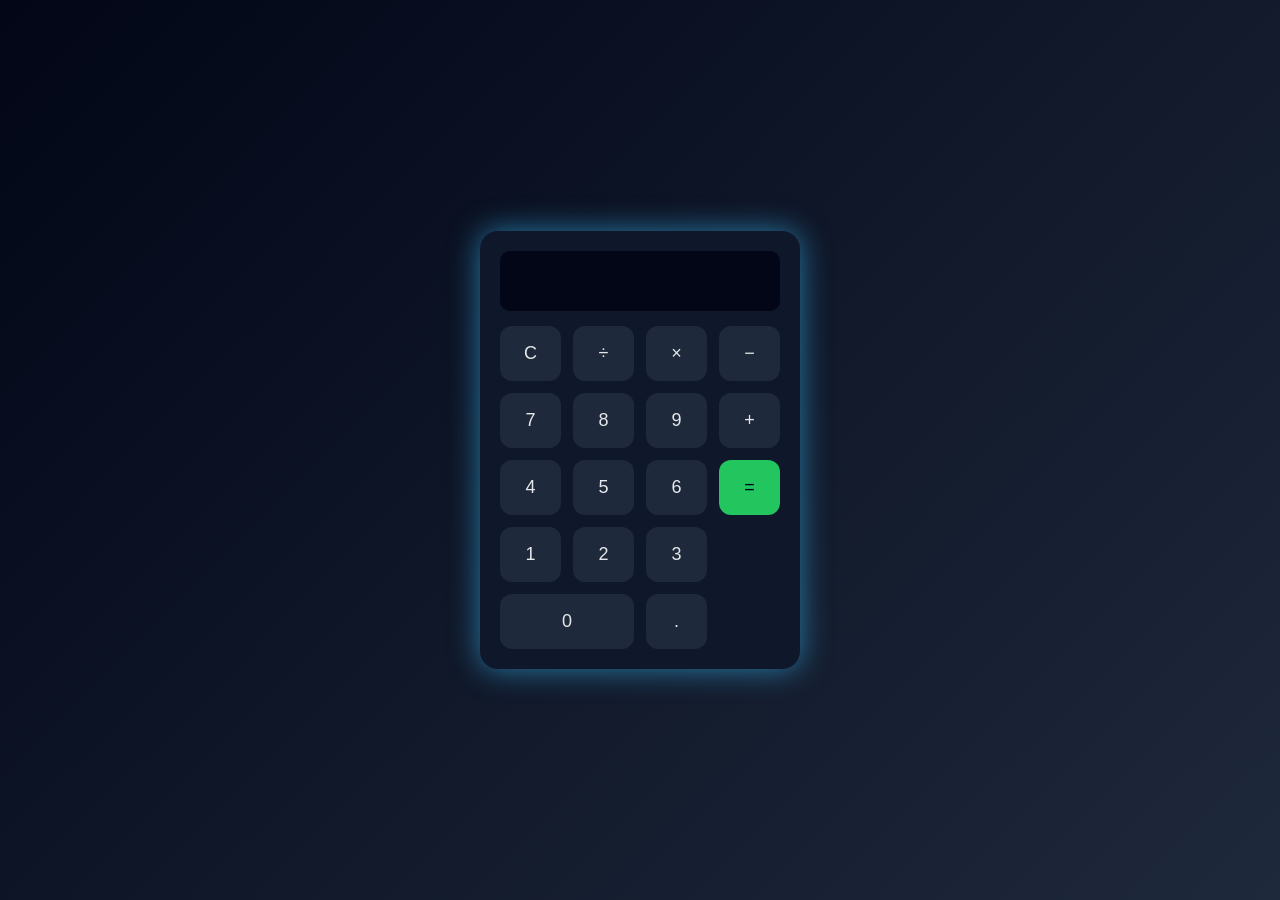
<file: Calculator/index.html>
<!DOCTYPE html>
<html lang="en">
<head>
    <meta charset="UTF-8">
    <title>Animated Calculator</title>
    <link rel="stylesheet" href="style.css">
</head>
<body>

<div class="calculator">
    <input type="text" id="display" disabled>

    <div class="buttons">
        <button onclick="clearDisplay()">C</button>
        <button onclick="appendValue('/')">÷</button>
        <button onclick="appendValue('*')">×</button>
        <button onclick="appendValue('-')">−</button>

        <button onclick="appendValue('7')">7</button>
        <button onclick="appendValue('8')">8</button>
        <button onclick="appendValue('9')">9</button>
        <button onclick="appendValue('+')">+</button>

        <button onclick="appendValue('4')">4</button>
        <button onclick="appendValue('5')">5</button>
        <button onclick="appendValue('6')">6</button>
        <button onclick="calculate()" class="equal">=</button>

        <button onclick="appendValue('1')">1</button>
        <button onclick="appendValue('2')">2</button>
        <button onclick="appendValue('3')">3</button>

        <button onclick="appendValue('0')" class="zero">0</button>
        <button onclick="appendValue('.')">.</button>
    </div>
</div>

<script src="script.js"></script>
</body>
</html>
</file>
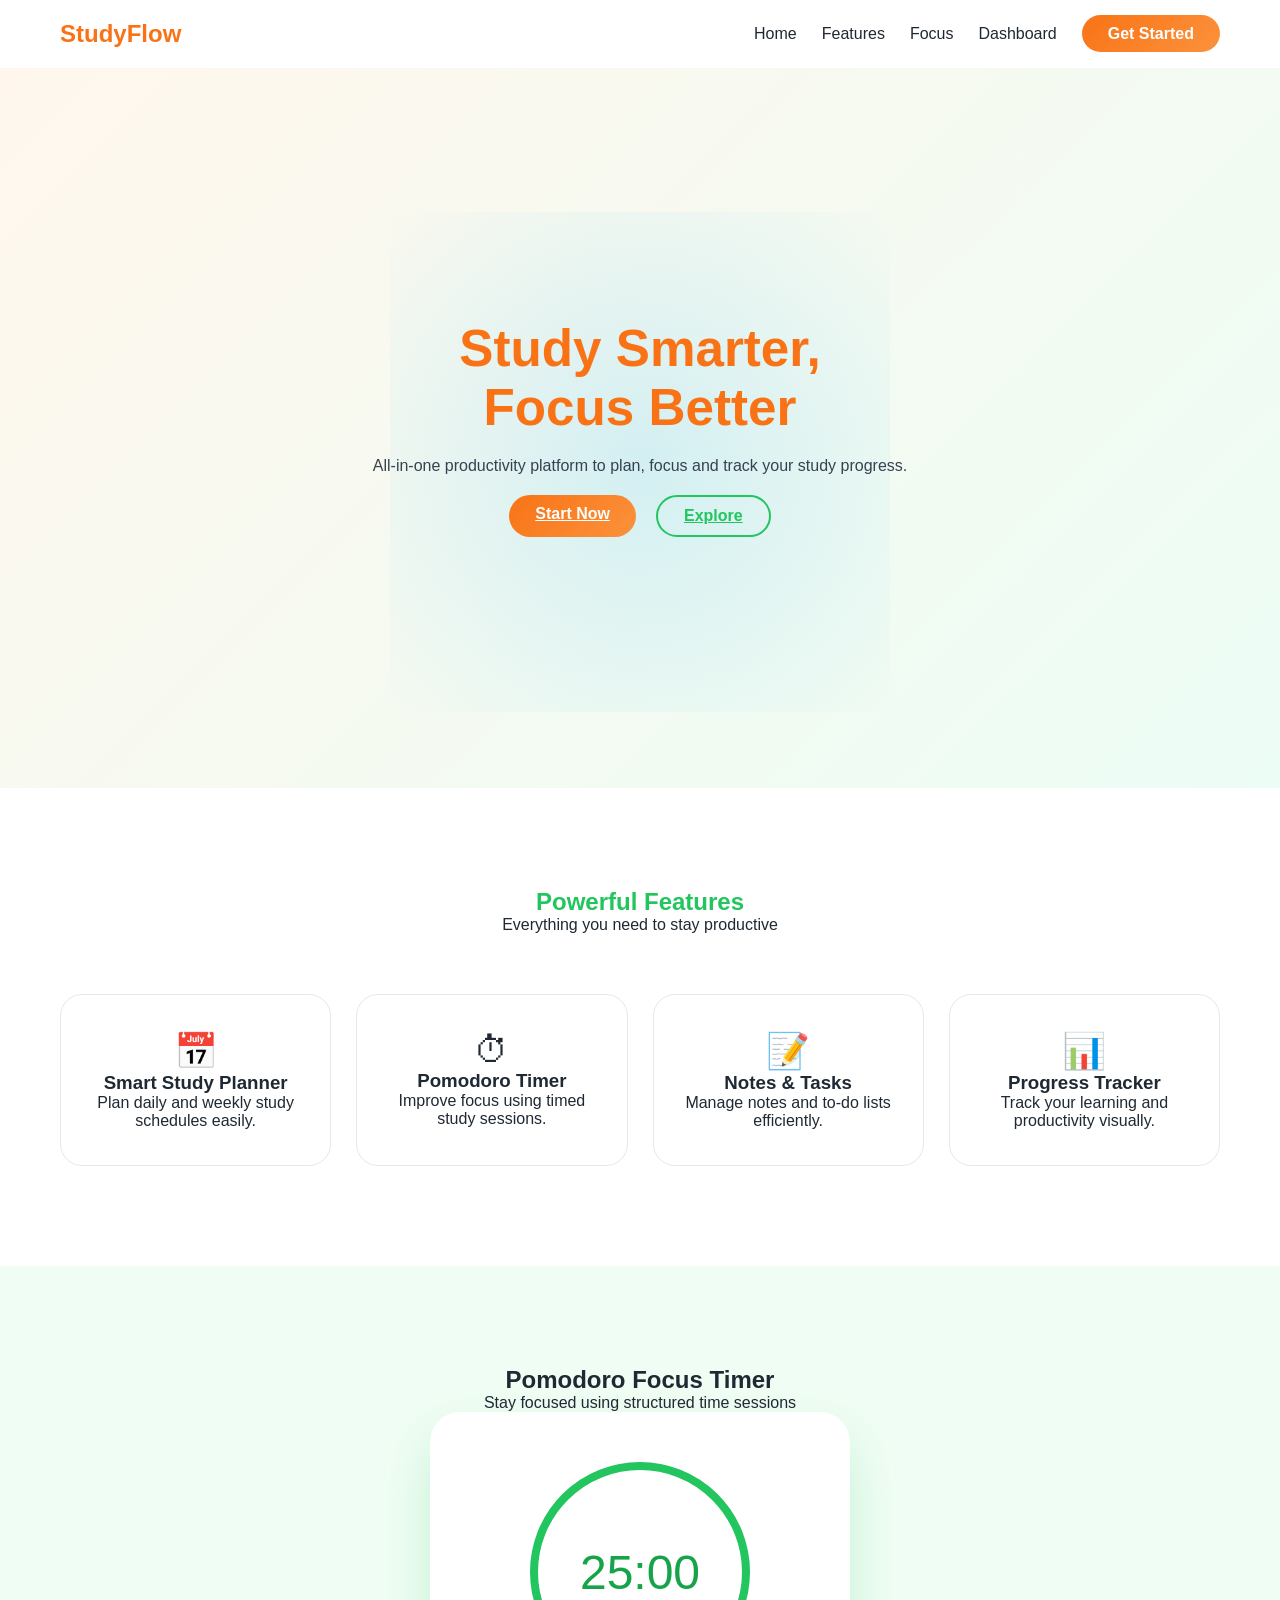
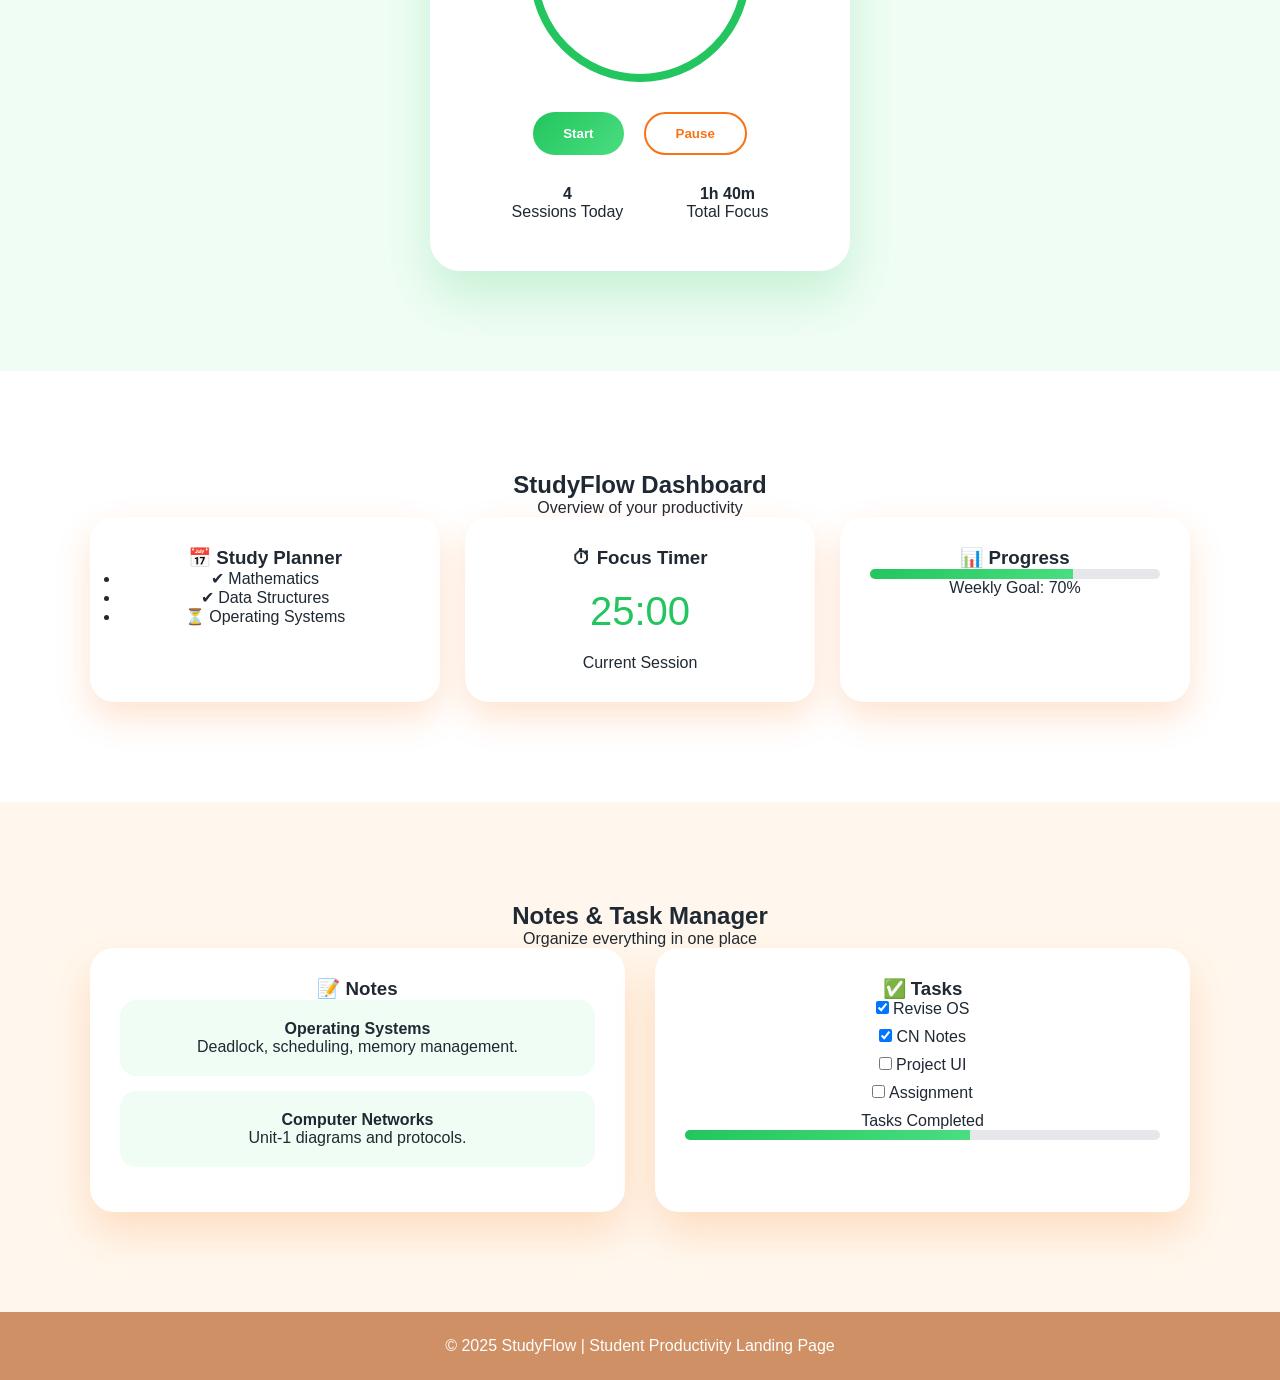
<file: Landing-Page/index.html>
<!DOCTYPE html>
<html lang="en">
<head>
  <meta charset="UTF-8">
  <title>StudyFlow – Student Productivity App</title>
  <link rel="stylesheet" href="style.css">
</head>
<body>

<!-- NAVBAR -->
<nav>
  <h2>StudyFlow</h2>
  <ul>
    <li><a href="#">Home</a></li>
    <li><a href="#features">Features</a></li>
    <li><a href="#pomodoro">Focus</a></li>
    <li><a href="#dashboard">Dashboard</a></li>
    <li><a href="#" class="btn">Get Started</a></li>
  </ul>
</nav>

<!-- HERO -->
<section class="hero">
  <div class="hero-text">
    <h1>Study Smarter,<br>Focus Better</h1>
    <p>All-in-one productivity platform to plan, focus and track your study progress.</p>
    <div class="hero-btns">
      <a href="#" class="btn">Start Now</a>
      <a href="#" class="btn outline">Explore</a>
    </div>
  </div>
</section>

<!-- FEATURES -->
<section class="features" id="features">
  <h2>Powerful Features</h2>
  <p class="features-sub">Everything you need to stay productive</p>

  <div class="feature-grid">
    <div class="feature-card">
      <span class="icon">📅</span>
      <h3>Smart Study Planner</h3>
      <p>Plan daily and weekly study schedules easily.</p>
    </div>

    <div class="feature-card">
      <span class="icon">⏱</span>
      <h3>Pomodoro Timer</h3>
      <p>Improve focus using timed study sessions.</p>
    </div>

    <div class="feature-card">
      <span class="icon">📝</span>
      <h3>Notes & Tasks</h3>
      <p>Manage notes and to-do lists efficiently.</p>
    </div>

    <div class="feature-card">
      <span class="icon">📊</span>
      <h3>Progress Tracker</h3>
      <p>Track your learning and productivity visually.</p>
    </div>
  </div>
</section>

<!-- POMODORO -->
<section class="pomodoro" id="pomodoro">
  <h2>Pomodoro Focus Timer</h2>
  <p class="pomodoro-sub">Stay focused using structured time sessions</p>

  <div class="timer-box">
    <div class="timer-circle">
      <span>25:00</span>
    </div>

    <div class="timer-buttons">
      <button class="timer-btn start">Start</button>
      <button class="timer-btn pause">Pause</button>
    </div>

    <div class="timer-stats">
      <div class="stat">
        <h4>4</h4>
        <p>Sessions Today</p>
      </div>
      <div class="stat">
        <h4>1h 40m</h4>
        <p>Total Focus</p>
      </div>
    </div>
  </div>
</section>

<!-- DASHBOARD PREVIEW -->
<section class="dashboard-preview" id="dashboard">
  <h2>StudyFlow Dashboard</h2>
  <p class="dashboard-sub">Overview of your productivity</p>

  <div class="dashboard-grid">
    <div class="dash-card">
      <h3>📅 Study Planner</h3>
      <ul>
        <li>✔ Mathematics</li>
        <li>✔ Data Structures</li>
        <li>⏳ Operating Systems</li>
      </ul>
    </div>

    <div class="dash-card">
      <h3>⏱ Focus Timer</h3>
      <div class="mini-timer">25:00</div>
      <p>Current Session</p>
    </div>

    <div class="dash-card">
      <h3>📊 Progress</h3>
      <div class="progress-bar">
        <span></span>
      </div>
      <p>Weekly Goal: 70%</p>
    </div>
  </div>
</section>

<!-- NOTES & TASKS -->
<section class="notes-tasks">
  <h2>Notes & Task Manager</h2>
  <p class="notes-sub">Organize everything in one place</p>

  <div class="notes-grid">
    <div class="notes-box">
      <h3>📝 Notes</h3>
      <div class="note-card">
        <h4>Operating Systems</h4>
        <p>Deadlock, scheduling, memory management.</p>
      </div>
      <div class="note-card">
        <h4>Computer Networks</h4>
        <p>Unit-1 diagrams and protocols.</p>
      </div>
    </div>

    <div class="tasks-box">
      <h3>✅ Tasks</h3>
      <ul class="task-list">
        <li><input type="checkbox" checked> Revise OS</li>
        <li><input type="checkbox" checked> CN Notes</li>
        <li><input type="checkbox"> Project UI</li>
        <li><input type="checkbox"> Assignment</li>
      </ul>

      <div class="task-progress">
        <p>Tasks Completed</p>
        <div class="task-bar">
          <span></span>
        </div>
      </div>
    </div>
  </div>
</section>

<!-- FOOTER -->
<footer>
  <p>© 2025 StudyFlow | Student Productivity Landing Page</p>
</footer>

</body>
</html>
</file>
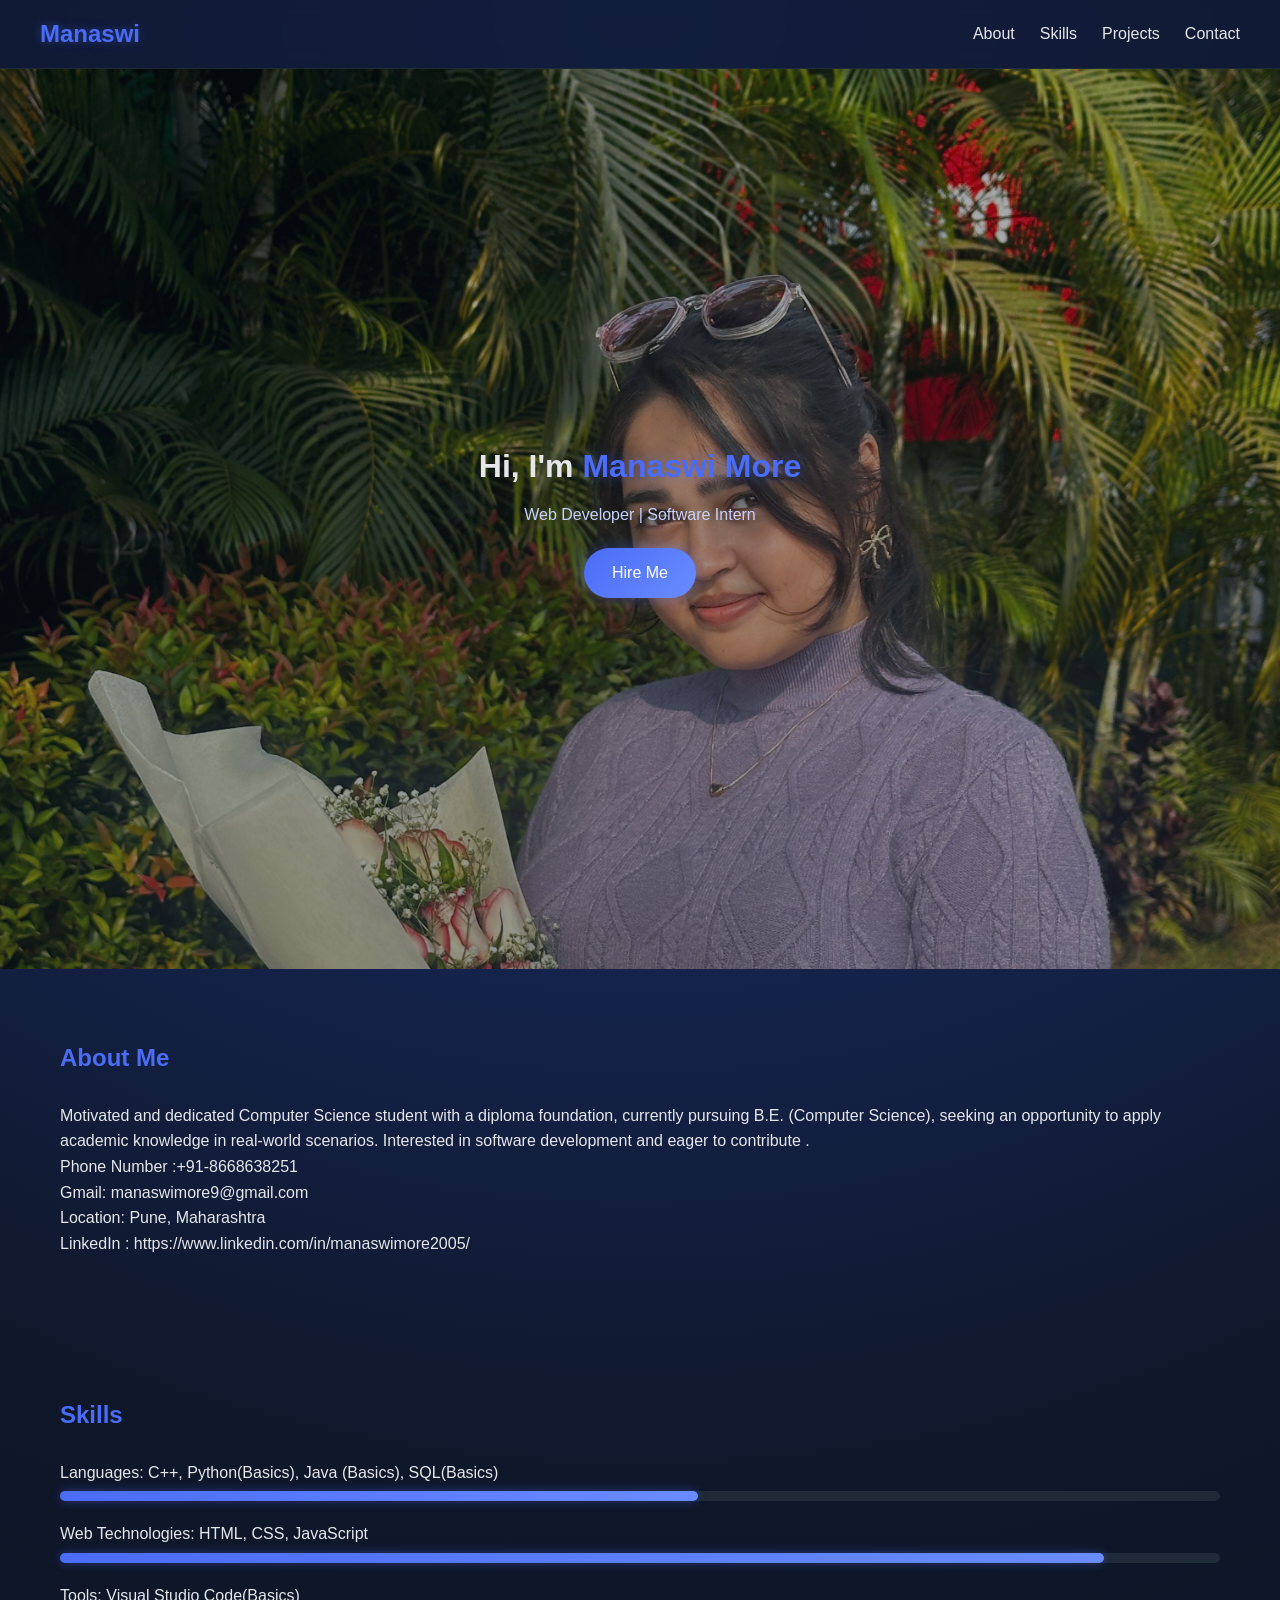
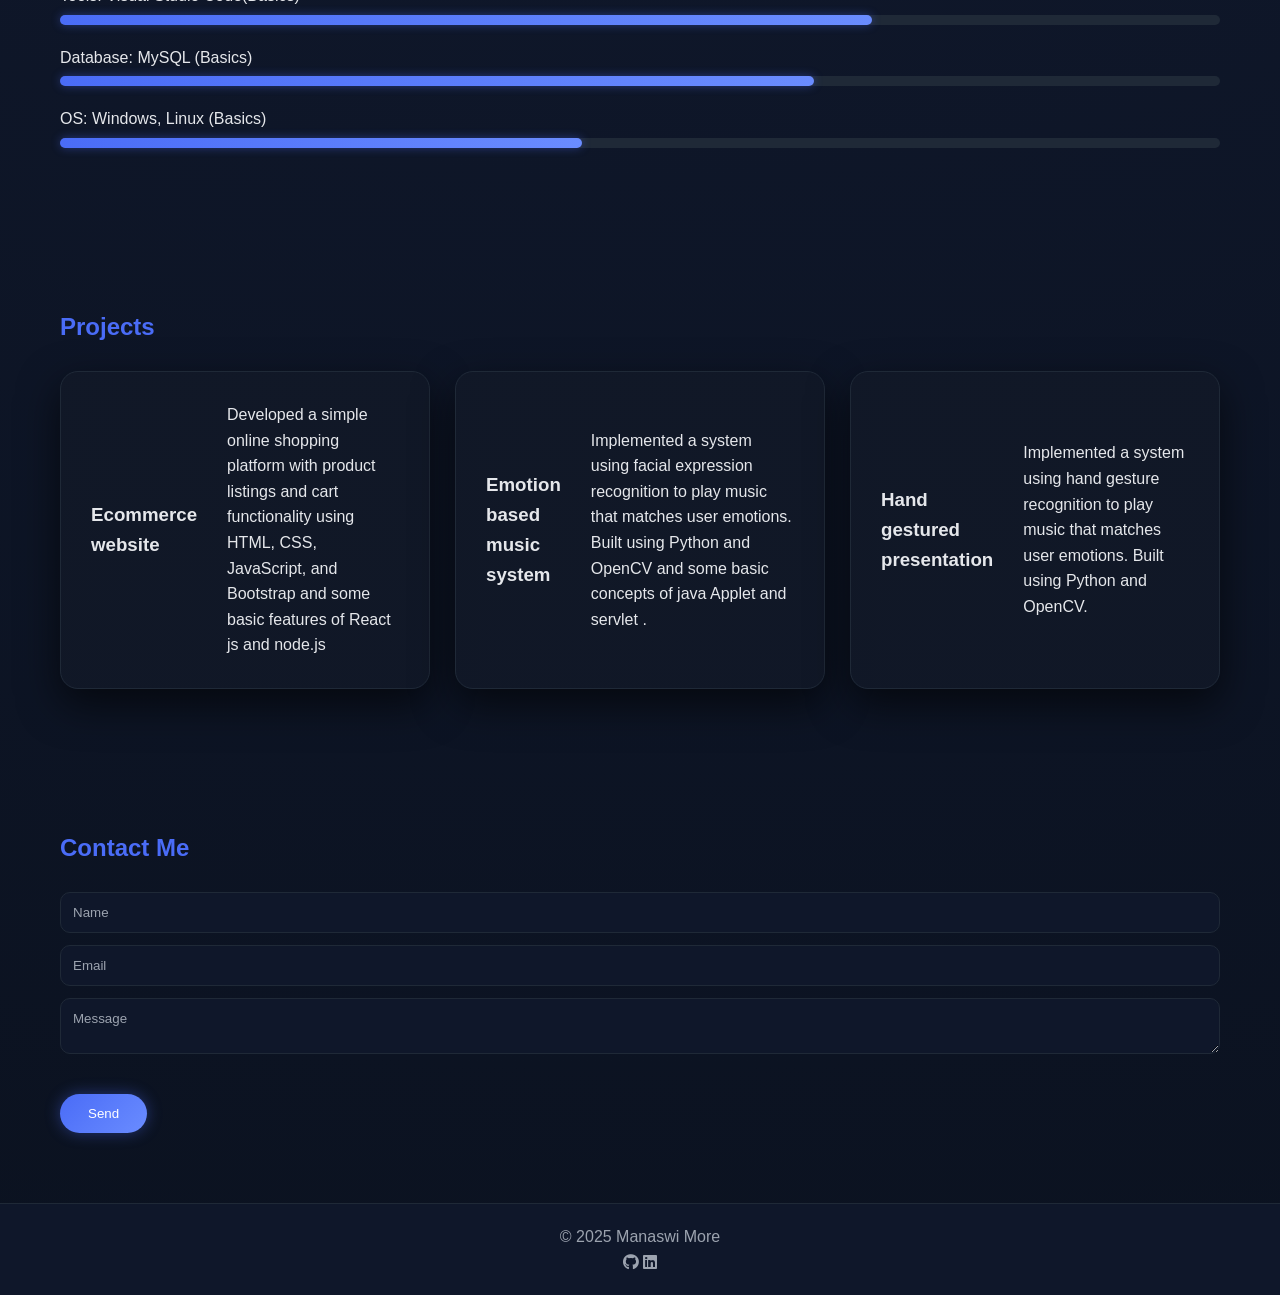
<file: Portfolio/index.html>
<!DOCTYPE html>
<html lang="en">
<head>
<meta charset="UTF-8">
<title>Manaswi | Portfolio</title>
<link rel="stylesheet" href="style.css">
<link rel="stylesheet"
href="https://cdnjs.cloudflare.com/ajax/libs/font-awesome/6.5.0/css/all.min.css">
</head>

<body>

<nav>
  <h2>Manaswi</h2>
  <ul>
    <li><a href="#about">About</a></li>
    <li><a href="#skills">Skills</a></li>
    <li><a href="#projects">Projects</a></li>
    <li><a href="#contact">Contact</a></li>
  </ul>
</nav>

<header class="hero">

  <!-- Background Image -->
  <img src="profile.jpg" alt="Manaswi More" class="hero-bg">

  <!-- Overlay Content -->
  <div class="hero-content">
    <h1>Hi, I'm <span>Manaswi More</span></h1>
    <p>Web Developer | Software Intern</p>
    <a href="#contact" class="btn">Hire Me</a>
  </div>

</header>


<section id="about" class="glass">
  <div>
    <h2>About Me</h2>
    <p>Motivated and dedicated Computer Science student with a diploma foundation, currently pursuing
B.E. (Computer Science), seeking an opportunity to apply academic knowledge in real-world
scenarios. Interested in software development and eager to contribute .
 <p>Phone Number :+91-8668638251</p>
 <p>Gmail: manaswimore9@gmail.com</p>
 <p>Location: Pune, Maharashtra</p>
 <p>LinkedIn : https://www.linkedin.com/in/manaswimore2005/</p>

  </div>
</section>

<section id="skills">
  <h2>Skills</h2>
  <div class="skill">
    Languages: C++, Python(Basics), Java (Basics), SQL(Basics)<div class="bar">
        <span style="width:55%"></span></div>
  </div>
  <div class="skill">
    Web Technologies: HTML, CSS, JavaScript
<div class="bar"><span style="width:90%"></span></div>
  </div>
  <div class="skill">
    Tools: Visual Studio Code(Basics)<div class="bar">
    <span style="width:70%"></span></div>
  </div>
  <div class="skill">
   Database: MySQL (Basics)
<div class="bar"><span style="width:65%"></span></div>
  </div>
  <div class="skill">
   OS: Windows, Linux (Basics)
<div class="bar"><span style="width:45%"></span></div>
  </div>
</section>

<section id="projects">
  <h2>Projects</h2>
  <div class="projects">
    <div class="card">
      <h3>Ecommerce website </h3>
      <p>Developed a simple online shopping platform with product listings and cart functionality using
         HTML, CSS, JavaScript, and Bootstrap and some basic features of React js and node.js</p>
    </div>
    <div class="card">
      <h3>Emotion based music system</h3>
      <p>Implemented a system using facial expression recognition to play music that matches user emotions. 
        Built using Python and OpenCV and some basic concepts of java Applet and servlet .</p>
    </div>
    <div class="card">
      <h3>Hand gestured presentation</h3>
      <p>Implemented a system using hand gesture recognition to play music that matches user emotions.
        Built using Python and OpenCV.</p>
    </div>
  </div>
</section>

<section id="contact" class="glass">
  <h2>Contact Me</h2>
  <input placeholder="Name">
  <input placeholder="Email">
  <textarea placeholder="Message"></textarea>
  <button class="btn">Send</button>
</section>

<footer>
  <p>© 2025 Manaswi More</p>
  <div class="icons">
    <i class="fab fa-github"></i>
    <i class="fab fa-linkedin"></i>
  </div>
</footer>

<script src="script.js"></script>
</body>
</html>
</file>
<file: Calculator/style.css>
* {
    margin: 0;
    padding: 0;
    box-sizing: border-box;
    font-family: "Segoe UI", sans-serif;
}

body {
    height: 100vh;
    background: linear-gradient(135deg, #020617, #1e293b);
    display: flex;
    justify-content: center;
    align-items: center;
}

/* Calculator Entrance Animation */
@keyframes slideFade {
    from {
        opacity: 0;
        transform: translateY(40px) scale(0.9);
    }
    to {
        opacity: 1;
        transform: translateY(0) scale(1);
    }
}

.calculator {
    background: #0f172a;
    padding: 20px;
    width: 320px;
    border-radius: 18px;
    box-shadow: 0 0 30px rgba(56,189,248,0.6);
    animation: slideFade 0.8s ease-out;
}

/* Display */
#display {
    width: 100%;
    height: 60px;
    margin-bottom: 15px;
    font-size: 26px;
    text-align: right;
    padding-right: 12px;
    border: none;
    border-radius: 10px;
    background: #020617;
    color: #38bdf8;
    outline: none;
    animation: glow 2.5s infinite;
}

/* Glow Animation */
@keyframes glow {
    0% { box-shadow: 0 0 6px #38bdf8; }
    50% { box-shadow: 0 0 22px #38bdf8; }
    100% { box-shadow: 0 0 6px #38bdf8; }
}

/* Buttons Grid */
.buttons {
    display: grid;
    grid-template-columns: repeat(4, 1fr);
    gap: 12px;
}

button {
    height: 55px;
    font-size: 18px;
    border: none;
    border-radius: 12px;
    background: #1e293b;
    color: #e5e7eb;
    cursor: pointer;
    transition: all 0.2s ease;
}

/* Hover + Click Animation */
button:hover {
    background: #38bdf8;
    color: #020617;
    transform: translateY(-3px);
    box-shadow: 0 6px 20px rgba(56,189,248,0.6);
}

button:active {
    transform: scale(0.95);
}

/* Equal Button Pulse */
@keyframes pulse {
    0% { transform: scale(1); }
    50% { transform: scale(1.06); }
    100% { transform: scale(1); }
}

.equal {
    grid-row: span 2;
    background: #22c55e;
    color: #020617;
    animation: pulse 1.8s infinite;
}

.zero {
    grid-column: span 2;
}

/* Error Shake */
@keyframes shake {
    0% { transform: translateX(0); }
    25% { transform: translateX(-5px); }
    50% { transform: translateX(5px); }
    75% { transform: translateX(-5px); }
    100% { transform: translateX(0); }
}

.error {
    animation: shake 0.4s;
    color: #ef4444;
}
</file>
<file: Landing-Page/style.css>
/* RESET */
* {
  margin: 0;
  padding: 0;
  box-sizing: border-box;
  font-family: 'Segoe UI', sans-serif;
}

/* BODY */
body {
  background: #ffffff;
  color: #1f2933;
}

/* NAVBAR */
nav {
  max-width: 1200px;
  margin: auto;
  padding: 20px;
  display: flex;
  justify-content: space-between;
  align-items: center;
}

nav h2 {
  color: #f97316; /* ORANGE */
}

nav ul {
  list-style: none;
  display: flex;
  gap: 25px;
}

nav a {
  text-decoration: none;
  color: #1f2933;
  font-weight: 500;
  transition: 0.3s;
}

nav a:hover {
  color: #22c55e; /* GREEN */
}

/* BUTTONS */
.btn {
  padding: 10px 26px;
  border-radius: 30px;
  background: linear-gradient(135deg, #f97316, #fb923c);
  color: white;
  font-weight: 600;
  transition: 0.3s;
}

.btn.outline {
  background: transparent;
  border: 2px solid #22c55e;
  color: #22c55e;
}

.btn:hover {
  transform: translateY(-3px);
  box-shadow: 0 10px 30px rgba(249, 115, 22, 0.4);
}

/* HERO */
.hero {
  height: 80vh;
  display: flex;
  align-items: center;
  justify-content: center;
  text-align: center;
  background: linear-gradient(135deg, #fff7ed, #ecfdf5);
  position: relative;
  overflow: hidden;
}

.hero::before {
  content: "";
  position: absolute;
  width: 520px;
  height: 520px;
  background: radial-gradient(circle, rgba(34,197,94,0.25), transparent);
  animation: floatGlow 6s ease-in-out infinite;
}

.hero-text {
  max-width: 600px;
  z-index: 1;
  animation: fadeUp 1.2s ease;
}

.hero h1 {
  font-size: 3.2rem;
  color: #f97316;
}

.hero p {
  margin: 20px 0;
  color: #374151;
}

.hero-btns {
  display: flex;
  justify-content: center;
  gap: 20px;
}

/* FEATURES */
.features {
  max-width: 1200px;
  margin: auto;
  padding: 100px 20px;
  text-align: center;
}

.features h2 {
  color: #22c55e;
}

.feature-grid {
  display: grid;
  grid-template-columns: repeat(4, 1fr);
  gap: 25px;
  margin-top: 60px;
}

.feature-card {
  background: #ffffff;
  padding: 35px 25px;
  border-radius: 22px;
  border: 1px solid #e5e7eb;
  transition: 0.4s;
}

.feature-card:hover {
  transform: translateY(-10px) scale(1.02);
  box-shadow: 0 20px 40px rgba(34,197,94,0.25);
}

.icon {
  font-size: 2.2rem;
}

/* POMODORO */
.pomodoro {
  background: #f0fdf4;
  padding: 100px 20px;
  text-align: center;
}

.timer-box {
  max-width: 420px;
  margin: auto;
  background: white;
  padding: 50px;
  border-radius: 30px;
  box-shadow: 0 25px 50px rgba(34,197,94,0.2);
}

.timer-circle {
  width: 220px;
  height: 220px;
  border-radius: 50%;
  border: 8px solid #22c55e;
  display: flex;
  align-items: center;
  justify-content: center;
  margin: 0 auto 30px;
  font-size: 3rem;
  color: #16a34a;
  animation: pulse 2s infinite;
}

.timer-buttons {
  display: flex;
  justify-content: center;
  gap: 20px;
}

.timer-btn {
  padding: 12px 30px;
  border-radius: 30px;
  border: none;
  cursor: pointer;
  font-weight: 600;
  transition: 0.3s;
}

.start {
  background: linear-gradient(135deg, #22c55e, #4ade80);
  color: white;
}

.pause {
  background: transparent;
  border: 2px solid #f97316;
  color: #f97316;
}

.timer-btn:hover {
  transform: scale(1.05);
  box-shadow: 0 10px 25px rgba(34,197,94,0.4);
}

.timer-stats {
  display: flex;
  justify-content: space-around;
  margin-top: 30px;
}

/* DASHBOARD */
.dashboard-preview {
  padding: 100px 20px;
  text-align: center;
}

.dashboard-grid {
  max-width: 1100px;
  margin: auto;
  display: grid;
  grid-template-columns: repeat(3, 1fr);
  gap: 25px;
}

.dash-card {
  background: white;
  padding: 30px;
  border-radius: 24px;
  box-shadow: 0 15px 35px rgba(249,115,22,0.2);
  transition: 0.3s;
}

.dash-card:hover {
  transform: translateY(-6px);
}

.mini-timer {
  font-size: 2.5rem;
  text-align: center;
  margin: 20px 0;
  color: #22c55e;
}

.progress-bar {
  height: 10px;
  background: #e5e7eb;
  border-radius: 10px;
  overflow: hidden;
}

.progress-bar span {
  display: block;
  height: 100%;
  width: 70%;
  background: linear-gradient(135deg, #22c55e, #4ade80);
  animation: loadBar 2s ease forwards;
}

/* NOTES & TASKS */
.notes-tasks {
  background: #fff7ed;
  padding: 100px 20px;
  text-align: center;
}

.notes-grid {
  max-width: 1100px;
  margin: auto;
  display: grid;
  grid-template-columns: 1fr 1fr;
  gap: 30px;
}

.notes-box,
.tasks-box {
  background: white;
  padding: 30px;
  border-radius: 24px;
  box-shadow: 0 20px 40px rgba(249,115,22,0.2);
}

.note-card {
  background: #f0fdf4;
  padding: 20px;
  border-radius: 16px;
  margin-bottom: 15px;
}

.task-list {
  list-style: none;
}

.task-list li {
  margin-bottom: 10px;
}

.task-bar {
  height: 10px;
  background: #e5e7eb;
  border-radius: 10px;
  overflow: hidden;
}

.task-bar span {
  width: 60%;
  height: 100%;
  display: block;
  background: linear-gradient(135deg, #22c55e, #4ade80);
  animation: loadBar 2s ease forwards;
}

/* FOOTER */
footer {
  text-align: center;
  padding: 25px;
  background: #cf9065;
  color: white;
}

/* ANIMATIONS */
@keyframes fadeUp {
  from { opacity: 0; transform: translateY(30px); }
  to { opacity: 1; transform: translateY(0); }
}

@keyframes floatGlow {
  0% { transform: translateY(0); }
  50% { transform: translateY(-25px); }
  100% { transform: translateY(0); }
}

@keyframes pulse {
  0% { box-shadow: 0 0 0 0 rgba(34,197,94,0.6); }
  70% { box-shadow: 0 0 0 20px rgba(34,197,94,0); }
  100% { box-shadow: 0 0 0 0 rgba(34,197,94,0); }
}

@keyframes loadBar {
  from { width: 0; }
}

.feature-card,
.dash-card,
.note-card,
.notes-box,
.tasks-box {
  transition: transform 0.4s ease, box-shadow 0.4s ease;
}

.feature-card:hover,
.dash-card:hover,
.note-card:hover,
.notes-box:hover,
.tasks-box:hover {
  transform: translateY(-8px) scale(1.02);
  box-shadow: 0 0 40px rgba(56,189,248,0.45);
}

.hero::before {
  content: "";
  position: absolute;
  width: 500px;
  height: 500px;
  background: radial-gradient(circle, rgba(56,189,248,0.18), transparent);
  top: 20%;
  left: 50%;
  transform: translateX(-50%);
  animation: floatGlow 6s ease-in-out infinite;
  z-index: 0;
}

.hero {
  position: relative;
  overflow: hidden;
}

.hero-text {
  position: relative;
  z-index: 1;
}

@keyframes floatGlow {
  0% { transform: translate(-50%, 0); }
  50% { transform: translate(-50%, -25px); }
  100% { transform: translate(-50%, 0); }
}

.btn,
.timer-btn {
  transition: all 0.3s ease;
}

.btn:hover,
.timer-btn:hover {
  transform: translateY(-3px) scale(1.05);
  box-shadow: 0 0 30px rgba(56,189,248,0.8);
}

.timer-circle {
  animation: pulse 2s infinite;
}

@keyframes pulse {
  0% {
    box-shadow: 0 0 0 0 rgba(56,189,248,0.6);
  }
  70% {
    box-shadow: 0 0 0 20px rgba(56,189,248,0);
  }
  100% {
    box-shadow: 0 0 0 0 rgba(56,189,248,0);
  }
}

.progress-bar span,
.task-bar span {
  animation: loadBar 1.8s ease forwards;
}

@keyframes loadBar {
  from {
    width: 0;
  }
}

.features,
.pomodoro,
.dashboard-preview,
.notes-tasks {
  animation: fadeSection 1.2s ease both;
}

@keyframes fadeSection {
  from {
    opacity: 0;
    transform: translateY(40px);
  }
  to {
    opacity: 1;
    transform: translateY(0);
  }
}
</file>
<file: Portfolio/style.css>
/* =========================
   COLOR SYSTEM
========================= */
:root {
  --bg-dark: #0b1220;
  --bg-mid: #0f172a;
  --bg-blue: #1e3a8a;
  --primary: #4a6cf7;
  --card-bg: #111827;
  --text-light: #e5e7eb;
  --text-muted: #9ca3af;
  --border: #1f2937;
  --glow: rgba(74,108,247,0.4);
}

/* =========================
   GLOBAL
========================= */
* {
  margin: 0;
  padding: 0;
  box-sizing: border-box;
  font-family: "Segoe UI", Arial, sans-serif;
}

body {
  min-height: 100vh;
  background: radial-gradient(circle at top,
              var(--bg-blue),
              var(--bg-mid),
              var(--bg-dark));
  color: var(--text-light);
  line-height: 1.6;
}

/* =========================
   NAVBAR
========================= */
nav {
  background: rgba(15, 23, 42, 0.8);
  backdrop-filter: blur(10px);
  padding: 15px 40px;
  display: flex;
  justify-content: space-between;
  align-items: center;
  border-bottom: 1px solid var(--border);
  position: sticky;
  top: 0;
  z-index: 100;
}

nav h2 {
  color: var(--primary);
  text-shadow: 0 0 10px var(--glow);
}

nav ul {
  list-style: none;
  display: flex;
  gap: 25px;
}

nav a {
  text-decoration: none;
  color: var(--text-light);
  font-weight: 500;
}

nav a:hover {
  color: var(--primary);
}

/* =========================
   HEADER
========================= */
header {
  min-height: 90vh;
  display: flex;
  flex-direction: column;
  justify-content: center;
  align-items: center;
  text-align: center;
}

header h1 span {
  color: var(--primary);
  text-shadow: 0 0 15px var(--glow);
}

header p {
  color: var(--text-muted);
  margin-top: 10px;
}
/* HERO FULL SCREEN */
.hero {
  position: relative;
  height: 100vh;
  width: 100%;
  overflow: hidden;
}

/* FULL SCREEN IMAGE */
.hero-bg {
  position: absolute;
  inset: 0;
  width: 100%;
  height: 100%;
  object-fit: cover;
  z-index: 1;
}

/* LIGHT OVERLAY (NO BLUR) */
.hero::after {
  content: "";
  position: absolute;
  inset: 0;
  background: linear-gradient(
    rgba(11,18,32,0.35),
    rgba(15,23,42,0.45)
  );
  z-index: 2;
}

/* CONTENT ON TOP */
.hero-content {
  position: relative;
  z-index: 3;
  height: 100%;
  display: flex;
  flex-direction: column;
  justify-content: center;
  align-items: center;
  text-align: center;
  color: #e5e7eb;
}

/* TEXT STYLING */
.hero-content h1 span {
  color: var(--primary);
}

.hero-content p {
  color: #c7d2fe;
  margin-top: 10px;
}
/* TEXT HOVER EFFECT */
.hero-content h1,
.hero-content p {
  transition: transform 0.3s ease, text-shadow 0.3s ease;
}

/* Hover on whole hero-content */
.hero-content:hover h1 {
  transform: translateY(-4px);
  text-shadow: 0 0 12px rgba(74,108,247,0.6);
}

.hero-content:hover p {
  transform: translateY(2px);
  text-shadow: 0 0 10px rgba(74,108,247,0.4);
}


/* =========================
   BUTTONS
========================= */
.btn {
  background: linear-gradient(135deg, #4a6cf7, #6a8cff);
  color: white;
  padding: 12px 28px;
  border-radius: 30px;
  border: none;
  cursor: pointer;
  text-decoration: none;
  margin-top: 20px;
  box-shadow: 0 0 15px var(--glow);
  transition: 0.3s;
}

.btn:hover {
  transform: translateY(-2px);
  box-shadow: 0 0 25px var(--glow);
}

/* =========================
   SECTIONS
========================= */
section {
  padding: 70px 60px;
}

section h2 {
  color: var(--primary);
  margin-bottom: 25px;
}

/* =========================
   CARD / GLASS EFFECT
========================= */
.card {
  background: linear-gradient(
    180deg,
    rgba(17, 24, 39, 0.95),
    rgba(17, 24, 39, 0.85)
  );
  border: 1px solid var(--border);
  border-radius: 18px;
  padding: 30px;
  box-shadow: 0 15px 40px rgba(0,0,0,0.6);
  display: flex;
  gap: 30px;
  align-items: center;
}

/* =========================
   ABOUT
========================= */
#about img {
  width: 140px;
  border-radius: 50%;
  border: 3px solid var(--primary);
  box-shadow: 0 0 20px var(--glow);
}

/* =========================
   SKILLS
========================= */
.skill {
  margin-bottom: 20px;
}

.bar {
  background: #1f2937;
  height: 10px;
  border-radius: 10px;
  margin-top: 6px;
}

.bar span {
  display: block;
  height: 100%;
  background: linear-gradient(90deg, #4a6cf7, #6a8cff);
  border-radius: 10px;
  box-shadow: 0 0 10px var(--glow);
}

/* =========================
   PROJECTS
========================= */
.projects {
  display: grid;
  grid-template-columns: repeat(auto-fit, minmax(260px, 1fr));
  gap: 25px;
}

.project {
  background: var(--card-bg);
  border: 1px solid var(--border);
  border-radius: 18px;
  padding: 25px;
  transition: 0.3s;
}

.project:hover {
  transform: translateY(-8px);
  box-shadow: 0 0 30px var(--glow);
}

/* =========================
   CONTACT FORM
========================= */
input,
textarea {
  width: 100%;
  padding: 12px;
  margin-bottom: 12px;
  border-radius: 10px;
  border: 1px solid var(--border);
  background: #0f172a;
  color: var(--text-light);
}

input::placeholder,
textarea::placeholder {
  color: var(--text-muted);
}

input:focus,
textarea:focus {
  outline: none;
  border-color: var(--primary);
  box-shadow: 0 0 10px var(--glow);
}

/* =========================
   FOOTER
========================= */
footer {
  text-align: center;
  padding: 20px;
  background: #0f172a;
  border-top: 1px solid var(--border);
  color: var(--text-muted);
}
</file>
